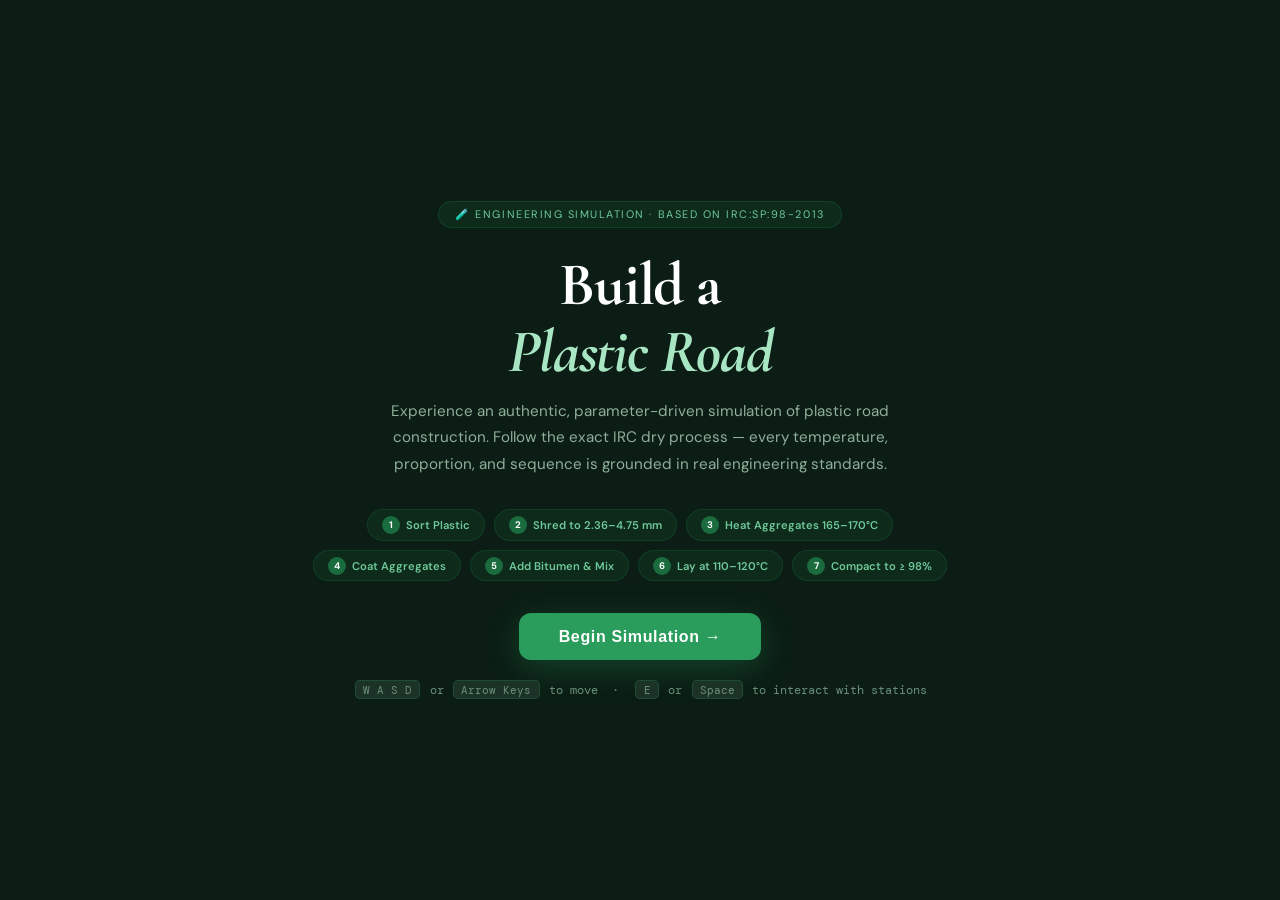
<file: game.html>
<!DOCTYPE html>
<html lang="en">
<head>
<meta charset="UTF-8"/>
<meta name="viewport" content="width=device-width, initial-scale=1.0, maximum-scale=1.0"/>
<title>PlasticRoads — Engineering Simulation</title>
<link rel="preconnect" href="https://fonts.googleapis.com"/>
<link href="https://fonts.googleapis.com/css2?family=DM+Mono:wght@400;500&family=DM+Sans:wght@300;400;500;600;700&family=Cormorant+Garamond:ital,wght@0,600;0,700;1,600&display=swap" rel="stylesheet"/>
<style>
/* ═══════ RESET + ROOT ══════════════════════════════════════ */
*,*::before,*::after{box-sizing:border-box;margin:0;padding:0}
:root{
  --dark:#0B1D14; --dark2:#112018; --card:#16271E; --card2:#1C3226;
  --green:#2A9D5C; --greenlt:#3DB870; --greendk:#1A6B3E;
  --mint:#A8E6C3; --mintm:#6FC99A;
  --gold:#F4C542; --warn:#E07B39; --red:#D94040;
  --white:#FFFFFF; --muted:#6B8F7A; --mutedlt:#8FAF9A;
  --body:'DM Sans',sans-serif; --mono:'DM Mono',monospace;
  --display:'Cormorant Garamond',serif;
}
html,body{width:100%;height:100%;overflow:hidden;background:var(--dark);font-family:var(--body);color:var(--white);user-select:none;-webkit-user-select:none;}

/* ═══════ SCREENS ═══════════════════════════════════════════ */
.screen{position:fixed;inset:0;display:flex;align-items:center;justify-content:center;z-index:100;transition:opacity .45s ease,visibility .45s ease;}
.screen.hidden{opacity:0;visibility:hidden;pointer-events:none;}

/* ─── INTRO ─────────────────────────────────────────────── */
#intro{background:var(--dark);flex-direction:column;text-align:center;padding:2rem;}
.intro-badge{font-size:.68rem;letter-spacing:.14em;text-transform:uppercase;color:var(--mintm);background:rgba(42,157,92,.1);border:1px solid rgba(42,157,92,.2);padding:.35rem 1rem;border-radius:100px;margin-bottom:1.5rem;display:inline-block;}
.intro-title{font-family:var(--display);font-size:clamp(2rem,5vw,3.8rem);font-weight:700;line-height:1.1;letter-spacing:-.02em;margin-bottom:.75rem;}
.intro-title em{color:var(--mint);font-style:italic;}
.intro-sub{font-size:.95rem;color:var(--mutedlt);max-width:560px;line-height:1.75;margin:0 auto 2rem;}
.steps-preview{display:flex;gap:.6rem;flex-wrap:wrap;justify-content:center;margin-bottom:2rem;max-width:680px;}
.sp-chip{font-size:.7rem;font-weight:600;padding:.35rem .85rem;border-radius:100px;background:rgba(42,157,92,.1);border:1px solid rgba(42,157,92,.18);color:var(--mintm);display:flex;align-items:center;gap:.4rem;}
.sp-num{width:18px;height:18px;background:var(--greendk);border-radius:50%;display:flex;align-items:center;justify-content:center;font-size:.6rem;color:var(--white);font-weight:700;flex-shrink:0;}
.start-btn{font-size:1rem;font-weight:600;padding:.9rem 2.5rem;background:var(--green);color:var(--white);border:none;border-radius:12px;cursor:pointer;transition:all .3s ease;box-shadow:0 8px 32px rgba(42,157,92,.3);letter-spacing:.04em;}
.start-btn:hover{background:var(--greenlt);transform:translateY(-2px);box-shadow:0 14px 40px rgba(42,157,92,.4);}
.controls-hint{font-size:.72rem;color:var(--muted);margin-top:1.25rem;font-family:var(--mono);}
.key-badge{display:inline-block;background:var(--card2);border:1px solid rgba(42,157,92,.25);border-radius:5px;padding:.1rem .45rem;margin:0 .15rem;font-size:.68rem;}

/* ─── COMPLETE ───────────────────────────────────────────── */
#complete{background:rgba(11,29,20,.96);backdrop-filter:blur(20px);flex-direction:column;padding:2rem;}
.complete-title{font-family:var(--display);font-size:clamp(2rem,5vw,3.5rem);font-weight:700;margin-bottom:1rem;text-align:center;}
.complete-title em{color:var(--gold);}
.score-circle{width:130px;height:130px;border-radius:50%;border:3px solid var(--green);display:flex;flex-direction:column;align-items:center;justify-content:center;margin:0 auto 1.5rem;position:relative;box-shadow:0 0 40px rgba(42,157,92,.3);}
.score-num{font-family:var(--display);font-size:2.8rem;font-weight:700;color:var(--green);line-height:1;}
.score-label{font-size:.62rem;color:var(--muted);letter-spacing:.08em;text-transform:uppercase;}
.metrics-grid{display:grid;grid-template-columns:repeat(3,1fr);gap:.75rem;max-width:500px;margin:0 auto 1.5rem;}
.metric-card{background:var(--card);border:1px solid rgba(42,157,92,.15);border-radius:10px;padding:.9rem .75rem;text-align:center;}
.mc-val{font-family:var(--display);font-size:1.5rem;font-weight:700;color:var(--mint);}
.mc-lbl{font-size:.62rem;color:var(--muted);letter-spacing:.06em;text-transform:uppercase;margin-top:.2rem;}
.complete-desc{font-size:.85rem;color:var(--mutedlt);text-align:center;max-width:460px;line-height:1.7;margin:0 auto 1.5rem;}
.complete-actions{display:flex;gap:1rem;flex-wrap:wrap;justify-content:center;}
.btn-again{padding:.75rem 1.75rem;background:var(--green);color:var(--white);border:none;border-radius:10px;font-size:.88rem;font-weight:600;cursor:pointer;transition:all .3s;}
.btn-again:hover{background:var(--greenlt);}
.btn-back{padding:.75rem 1.75rem;background:transparent;color:var(--mintm);border:1px solid rgba(42,157,92,.3);border-radius:10px;font-size:.88rem;font-weight:600;cursor:pointer;transition:all .3s;text-decoration:none;display:inline-flex;align-items:center;}
.btn-back:hover{border-color:var(--mint);color:var(--mint);}

/* ═══════ GAME CONTAINER ════════════════════════════════════ */
#game-container{position:fixed;inset:0;display:flex;flex-direction:column;}

/* ─── TOP HUD ────────────────────────────────────────────── */
#top-hud{height:56px;background:rgba(11,29,20,.92);border-bottom:1px solid rgba(42,157,92,.15);backdrop-filter:blur(12px);display:flex;align-items:center;padding:0 1rem;gap:1rem;flex-shrink:0;z-index:50;}
.hud-brand{font-family:var(--display);font-size:1rem;font-weight:700;color:var(--white);flex-shrink:0;display:flex;align-items:center;gap:.4rem;}
.hud-dot{width:7px;height:7px;background:var(--green);border-radius:50%;box-shadow:0 0 8px var(--green);animation:pulse 2s infinite;}
@keyframes pulse{0%,100%{box-shadow:0 0 4px var(--green);}50%{box-shadow:0 0 16px var(--green),0 0 32px rgba(42,157,92,.3);}}
.step-track{display:flex;align-items:center;gap:.3rem;flex:1;overflow:hidden;}
.step-dot{width:28px;height:28px;border-radius:50%;border:2px solid rgba(42,157,92,.25);display:flex;align-items:center;justify-content:center;font-size:.7rem;transition:all .4s ease;flex-shrink:0;position:relative;}
.step-dot.done{background:var(--green);border-color:var(--green);color:var(--white);}
.step-dot.active{border-color:var(--gold);color:var(--gold);box-shadow:0 0 12px rgba(244,197,66,.3);animation:stepPulse 1.5s ease-in-out infinite;}
@keyframes stepPulse{0%,100%{box-shadow:0 0 8px rgba(244,197,66,.25);}50%{box-shadow:0 0 20px rgba(244,197,66,.5);}}
.step-dot.locked{color:var(--card2);}
.step-connector{flex:1;height:2px;background:rgba(42,157,92,.12);max-width:40px;transition:background .4s;}
.step-connector.done{background:var(--green);}
.hud-right{display:flex;align-items:center;gap:.75rem;flex-shrink:0;}
.hud-stat{text-align:right;}
.hud-stat-val{font-family:var(--mono);font-size:.8rem;font-weight:500;color:var(--mint);}
.hud-stat-lbl{font-size:.58rem;color:var(--muted);text-transform:uppercase;letter-spacing:.06em;}
.back-link{font-size:.72rem;color:var(--muted);text-decoration:none;border:1px solid rgba(42,157,92,.15);border-radius:6px;padding:.3rem .65rem;transition:all .25s;white-space:nowrap;}
.back-link:hover{color:var(--mint);border-color:rgba(42,157,92,.35);}

/* ─── OBJECTIVE BAR ─────────────────────────────────────── */
#obj-bar{background:rgba(26,108,62,.15);border-bottom:1px solid rgba(42,157,92,.1);padding:.55rem 1rem;display:flex;align-items:center;gap:.75rem;flex-shrink:0;}
.obj-icon{font-size:1rem;width:26px;text-align:center;flex-shrink:0;}
.obj-text{font-size:.8rem;font-weight:500;color:var(--mint);}
.obj-sub{font-size:.7rem;color:var(--muted);margin-left:.3rem;}
.obj-hint{font-size:.68rem;color:var(--greendk);font-family:var(--mono);margin-left:auto;padding:.25rem .65rem;background:rgba(42,157,92,.08);border-radius:6px;white-space:nowrap;}

/* ─── CANVAS WRAP ────────────────────────────────────────── */
#canvas-wrap{flex:1;position:relative;overflow:hidden;}
#gameCanvas{width:100%;height:100%;display:block;}

/* ─── STATION OVERLAY ────────────────────────────────────── */
#station-overlay{position:fixed;inset:0;z-index:200;display:flex;align-items:center;justify-content:center;background:rgba(7,18,12,.85);backdrop-filter:blur(16px);transition:opacity .35s,visibility .35s;padding:1rem;}
#station-overlay.hidden{opacity:0;visibility:hidden;pointer-events:none;}
.station-modal{background:var(--card);border:1px solid rgba(42,157,92,.2);border-radius:20px;padding:2rem;max-width:580px;width:100%;max-height:90vh;overflow-y:auto;box-shadow:0 30px 80px rgba(0,0,0,.5);}
.sm-header{display:flex;align-items:center;gap:.85rem;margin-bottom:1.5rem;padding-bottom:1.25rem;border-bottom:1px solid rgba(42,157,92,.12);}
.sm-icon{font-size:2rem;width:52px;height:52px;background:rgba(42,157,92,.1);border-radius:12px;display:flex;align-items:center;justify-content:center;flex-shrink:0;}
.sm-step-num{font-family:var(--mono);font-size:.65rem;color:var(--green);letter-spacing:.1em;text-transform:uppercase;margin-bottom:.2rem;}
.sm-title{font-family:var(--display);font-size:1.4rem;font-weight:700;color:var(--white);}
.sm-spec{font-size:.72rem;color:var(--muted);font-family:var(--mono);margin-top:.2rem;}
.sm-body{margin-bottom:1.5rem;}
.sm-desc{font-size:.85rem;color:var(--mutedlt);line-height:1.7;margin-bottom:1.25rem;}
.sm-desc strong{color:var(--white);}
.sm-action-btn{width:100%;padding:.85rem;background:var(--green);color:var(--white);border:none;border-radius:10px;font-size:.9rem;font-weight:600;cursor:pointer;transition:all .3s;letter-spacing:.04em;}
.sm-action-btn:hover:not(:disabled){background:var(--greenlt);transform:translateY(-1px);}
.sm-action-btn:disabled{opacity:.4;cursor:not-allowed;}

/* Plastic selector mini-game */
.plastic-grid{display:grid;grid-template-columns:1fr 1fr;gap:.75rem;margin-bottom:1.25rem;}
.plastic-card{padding:1rem;background:var(--card2);border:2px solid rgba(42,157,92,.1);border-radius:12px;cursor:pointer;transition:all .3s;text-align:center;}
.plastic-card:hover{border-color:rgba(42,157,92,.3);}
.plastic-card.selected{border-color:var(--green);background:rgba(42,157,92,.08);}
.plastic-card.selected-wrong{border-color:var(--red);background:rgba(217,64,64,.06);}
.pc-symbol{font-size:1.5rem;margin-bottom:.35rem;}
.pc-name{font-size:.88rem;font-weight:700;color:var(--white);}
.pc-desc{font-size:.7rem;color:var(--muted);line-height:1.4;margin-top:.2rem;}
.pc-badge{display:inline-block;font-size:.6rem;font-weight:700;padding:.15rem .5rem;border-radius:100px;margin-top:.4rem;letter-spacing:.06em;}
.pc-ok{background:rgba(42,157,92,.15);color:var(--mint);}
.pc-no{background:rgba(217,64,64,.12);color:#ff8a8a;}
.feedback-msg{font-size:.78rem;text-align:center;padding:.65rem 1rem;border-radius:8px;margin-bottom:.75rem;}
.feedback-ok{background:rgba(42,157,92,.1);color:var(--mint);border:1px solid rgba(42,157,92,.2);}
.feedback-err{background:rgba(217,64,64,.08);color:#ff9a9a;border:1px solid rgba(217,64,64,.2);}

/* Slider mini-game */
.slider-wrap{margin:1rem 0;}
.slider-label-row{display:flex;justify-content:space-between;margin-bottom:.5rem;}
.slider-lbl{font-size:.72rem;color:var(--muted);font-family:var(--mono);}
.slider-val{font-family:var(--mono);font-size:1.2rem;font-weight:500;color:var(--gold);text-align:center;margin-bottom:.75rem;}
.range-track{position:relative;height:48px;margin:.5rem 0;}
input[type=range]{width:100%;height:6px;-webkit-appearance:none;background:var(--card2);border-radius:3px;outline:none;cursor:pointer;position:relative;z-index:2;}
input[type=range]::-webkit-slider-thumb{-webkit-appearance:none;width:22px;height:22px;background:var(--gold);border-radius:50%;cursor:pointer;box-shadow:0 0 10px rgba(244,197,66,.4);}
.range-zone{position:absolute;bottom:0;height:6px;background:rgba(42,157,92,.3);border-radius:3px;pointer-events:none;}
.zone-label{position:absolute;top:-18px;font-size:.6rem;color:var(--green);font-family:var(--mono);white-space:nowrap;}
.slider-status{text-align:center;font-size:.78rem;padding:.4rem;border-radius:6px;margin-top:.5rem;}
.s-ok{color:var(--mint);}
.s-err{color:var(--warn-lt,#F59C60);}

/* Temperature mini-game */
.temp-display{text-align:center;margin:1rem 0;}
.temp-gauge-wrap{position:relative;width:160px;height:160px;margin:0 auto 1rem;}
.temp-svg{width:100%;height:100%;}
.temp-big{font-family:var(--display);font-size:2.4rem;font-weight:700;transition:color .3s;}
.temp-unit{font-size:.9rem;color:var(--muted);}
.temp-controls{display:flex;gap:.75rem;justify-content:center;margin:.75rem 0;}
.temp-btn{width:52px;height:52px;border-radius:50%;border:2px solid rgba(42,157,92,.3);background:var(--card2);color:var(--mint);font-size:1.4rem;font-weight:700;cursor:pointer;transition:all .25s;display:flex;align-items:center;justify-content:center;}
.temp-btn:hover{border-color:var(--green);background:rgba(42,157,92,.12);}
.temp-btn:active{transform:scale(.93);}
.hold-bar-wrap{background:var(--card2);border-radius:100px;height:8px;margin:.5rem 0;}
.hold-bar{height:100%;background:linear-gradient(to right,var(--green),var(--mint));border-radius:100px;transition:width .1s linear;}
.temp-hint{font-size:.72rem;color:var(--muted);text-align:center;font-family:var(--mono);}

/* Mixing mini-game */
.mix-steps{display:flex;flex-direction:column;gap:.65rem;margin:1rem 0;}
.mix-step{display:flex;align-items:center;gap:.75rem;padding:.85rem 1rem;background:var(--card2);border:1px solid rgba(42,157,92,.1);border-radius:10px;transition:all .3s;}
.mix-step.active-step{border-color:var(--gold);background:rgba(244,197,66,.04);}
.mix-step.done-step{border-color:var(--green);background:rgba(42,157,92,.06);}
.ms-num{width:28px;height:28px;border-radius:50%;border:2px solid rgba(42,157,92,.2);font-size:.75rem;font-weight:700;display:flex;align-items:center;justify-content:center;flex-shrink:0;color:var(--muted);}
.mix-step.active-step .ms-num{border-color:var(--gold);color:var(--gold);}
.mix-step.done-step .ms-num{border-color:var(--green);background:var(--green);color:var(--white);}
.ms-info h4{font-size:.85rem;font-weight:600;color:var(--white);}
.ms-info p{font-size:.72rem;color:var(--muted);margin-top:.1rem;font-family:var(--mono);}
.ms-btn{margin-left:auto;padding:.4rem .9rem;background:var(--green);color:var(--white);border:none;border-radius:7px;font-size:.75rem;font-weight:600;cursor:pointer;transition:all .25s;flex-shrink:0;}
.ms-btn:disabled{opacity:.35;cursor:not-allowed;}
.ms-btn:hover:not(:disabled){background:var(--greenlt);}
.mix-progress-row{display:flex;align-items:center;gap:.75rem;margin:.5rem 0;}
.mix-progress-bar{flex:1;height:6px;background:var(--card2);border-radius:3px;overflow:hidden;}
.mix-progress-fill{height:100%;background:var(--green);border-radius:3px;transition:width .2s ease;}
.mix-progress-pct{font-family:var(--mono);font-size:.72rem;color:var(--mintm);width:32px;text-align:right;}

/* Compaction mini-game */
.compact-display{text-align:center;margin:1rem 0;}
.compact-pct{font-family:var(--display);font-size:3rem;font-weight:700;color:var(--green);}
.compact-bar-wrap{height:14px;background:var(--card2);border-radius:100px;margin:1rem 0;overflow:hidden;}
.compact-fill{height:100%;border-radius:100px;transition:width .4s ease;}
.passes-row{display:flex;gap:.6rem;justify-content:center;margin:.75rem 0;}
.pass-indicator{width:34px;height:34px;border-radius:50%;border:2px solid rgba(42,157,92,.2);display:flex;align-items:center;justify-content:center;font-size:.7rem;color:var(--muted);transition:all .4s;}
.pass-indicator.done{background:var(--green);border-color:var(--green);color:var(--white);}
.pass-btn{width:100%;padding:.85rem;background:var(--greendk);color:var(--white);border:2px solid var(--green);border-radius:10px;font-size:.88rem;font-weight:600;cursor:pointer;transition:all .3s;letter-spacing:.04em;}
.pass-btn:hover:not(:disabled){background:var(--green);}
.pass-btn:active:not(:disabled){transform:scale(.97);}
.pass-btn:disabled{opacity:.4;cursor:not-allowed;}

/* Progress animation bar (reusable) */
.anim-progress-wrap{margin:1rem 0;}
.anim-label-row{display:flex;justify-content:space-between;margin-bottom:.4rem;}
.anim-lbl{font-size:.72rem;color:var(--muted);}
.anim-val{font-size:.72rem;color:var(--mintm);font-family:var(--mono);}
.anim-bar{height:8px;background:var(--card2);border-radius:100px;overflow:hidden;}
.anim-fill{height:100%;background:linear-gradient(to right,var(--green),var(--mint));border-radius:100px;width:0%;transition:width .08s linear;}

/* ═══════ MOBILE JOYSTICK ═══════════════════════════════════ */
#joystick-zone{position:fixed;bottom:24px;left:24px;z-index:150;display:none;}
.joystick-base{width:90px;height:90px;border-radius:50%;background:rgba(42,157,92,.1);border:2px solid rgba(42,157,92,.25);position:relative;touch-action:none;}
.joystick-thumb{width:36px;height:36px;border-radius:50%;background:rgba(42,157,92,.6);border:2px solid var(--green);position:absolute;top:50%;left:50%;transform:translate(-50%,-50%);box-shadow:0 0 16px rgba(42,157,92,.4);pointer-events:none;transition:transform .05s;}
#interact-btn{position:fixed;bottom:24px;right:24px;z-index:150;display:none;width:64px;height:64px;border-radius:50%;background:rgba(244,197,66,.15);border:2px solid var(--gold);color:var(--gold);font-size:.68rem;font-weight:700;font-family:var(--mono);letter-spacing:.05em;text-align:center;cursor:pointer;box-shadow:0 0 20px rgba(244,197,66,.2);display:none;align-items:center;justify-content:center;flex-direction:column;line-height:1.2;}
#interact-btn.visible{display:flex;}

/* ═══════ TOOLTIP ═══════════════════════════════════════════ */
#tooltip{position:fixed;bottom:12px;left:50%;transform:translateX(-50%);background:rgba(26,39,30,.92);border:1px solid rgba(42,157,92,.25);border-radius:8px;padding:.5rem 1.1rem;font-size:.75rem;color:var(--mint);font-family:var(--mono);pointer-events:none;transition:opacity .3s;opacity:0;z-index:100;white-space:nowrap;}
#tooltip.show{opacity:1;}

/* ═══════ RESPONSIVE ════════════════════════════════════════ */
@media(max-width:640px){
  #joystick-zone,#interact-btn{display:flex;}
  .step-connector{max-width:16px;}
  .step-dot{width:22px;height:22px;font-size:.6rem;}
  .hud-stat{display:none;}
  .station-modal{padding:1.25rem;}
  .metrics-grid{grid-template-columns:repeat(3,1fr);}
}
@media(max-width:420px){
  .intro-title{font-size:1.8rem;}
  .plastic-grid{grid-template-columns:1fr 1fr;}
}
</style>
</head>
<body>

<!-- ═══════════════════════ INTRO SCREEN ═══════════════════════ -->
<div class="screen" id="intro">
  <div style="max-width:700px;width:100%;">
    <div class="intro-badge">🧪 Engineering Simulation · Based on IRC:SP:98-2013</div>
    <h1 class="intro-title">Build a<br><em>Plastic Road</em></h1>
    <p class="intro-sub">Experience an authentic, parameter-driven simulation of plastic road construction. Follow the exact IRC dry process — every temperature, proportion, and sequence is grounded in real engineering standards.</p>
    <div class="steps-preview">
      <div class="sp-chip"><span class="sp-num">1</span>Sort Plastic</div>
      <div class="sp-chip"><span class="sp-num">2</span>Shred to 2.36–4.75 mm</div>
      <div class="sp-chip"><span class="sp-num">3</span>Heat Aggregates 165–170°C</div>
      <div class="sp-chip"><span class="sp-num">4</span>Coat Aggregates</div>
      <div class="sp-chip"><span class="sp-num">5</span>Add Bitumen &amp; Mix</div>
      <div class="sp-chip"><span class="sp-num">6</span>Lay at 110–120°C</div>
      <div class="sp-chip"><span class="sp-num">7</span>Compact to ≥ 98%</div>
    </div>
    <button class="start-btn" id="startBtn">Begin Simulation →</button>
    <p class="controls-hint">
      <span class="key-badge">W A S D</span> or <span class="key-badge">Arrow Keys</span> to move &nbsp;·&nbsp;
      <span class="key-badge">E</span> or <span class="key-badge">Space</span> to interact with stations
    </p>
  </div>
</div>

<!-- ═══════════════════════ GAME ═══════════════════════════════ -->
<div id="game-container" style="display:none;">

  <!-- Top HUD -->
  <div id="top-hud">
    <div class="hud-brand"><div class="hud-dot"></div>PlasticRoads Sim</div>
    <div class="step-track" id="stepTrack"><!-- built by JS --></div>
    <div class="hud-right">
      <div class="hud-stat">
        <div class="hud-stat-val" id="hudScore">100</div>
        <div class="hud-stat-lbl">Score</div>
      </div>
      <div class="hud-stat">
        <div class="hud-stat-val" id="hudRoad">0%</div>
        <div class="hud-stat-lbl">Road</div>
      </div>
      <a href="index.html" class="back-link">← Research Portal</a>
    </div>
  </div>

  <!-- Objective bar -->
  <div id="obj-bar">
    <div class="obj-icon" id="objIcon">♻️</div>
    <div>
      <span class="obj-text" id="objText">Head to the Plastic Collection Zone</span>
      <span class="obj-sub" id="objSub">— Press E or Space when near a glowing station</span>
    </div>
    <div class="obj-hint" id="objHint">Step 1 / 7</div>
  </div>

  <!-- Canvas -->
  <div id="canvas-wrap">
    <canvas id="gameCanvas"></canvas>
  </div>
</div>

<!-- ═══════════════════════ STATION OVERLAY ═══════════════════ -->
<div id="station-overlay" class="hidden">
  <div class="station-modal" id="stationModal">
    <!-- Filled by JS -->
  </div>
</div>

<!-- ═══════════════════════ COMPLETE SCREEN ════════════════════ -->
<div class="screen hidden" id="complete">
  <div style="text-align:center;max-width:520px;width:100%;">
    <div style="font-size:3rem;margin-bottom:1rem;">🛣️</div>
    <h2 class="complete-title">Road Section<br><em>Complete!</em></h2>
    <div class="score-circle">
      <span class="score-num" id="finalScore">—</span>
      <span class="score-label">Score</span>
    </div>
    <div class="metrics-grid" id="metricsGrid"><!-- filled by JS --></div>
    <p class="complete-desc" id="completeDesc"></p>
    <div class="complete-actions">
      <button class="btn-again" id="playAgainBtn">▶ Play Again</button>
      <a href="index.html" class="btn-back">← Research Portal</a>
    </div>
  </div>
</div>

<!-- ═══════════════════════ MOBILE CONTROLS ════════════════════ -->
<div id="joystick-zone">
  <div class="joystick-base" id="joystickBase">
    <div class="joystick-thumb" id="joystickThumb"></div>
  </div>
</div>
<div id="interact-btn">E<br>USE</div>

<!-- Tooltip -->
<div id="tooltip">Walk near a glowing station and press E</div>

<script>
/* ════════════════════════════════════════════════════════════
   PLASTIC ROADS — ENGINEERING SIMULATION
   Full canvas game + HTML mini-game overlays
   ════════════════════════════════════════════════════════════ */

/* ─── CONSTANTS ─────────────────────────────────────────── */
const C = {
  dark:'#0B1D14', dark2:'#112018', card:'#16271E', card2:'#1C3226',
  green:'#2A9D5C', greenlt:'#3DB870', greendk:'#1A6B3E',
  mint:'#A8E6C3', mintm:'#6FC99A', gold:'#F4C542',
  warn:'#E07B39', red:'#D94040', white:'#FFFFFF',
  muted:'#6B8F7A', mutedlt:'#8FAF9A'
};

/* ─── STEP DEFINITIONS ─────────────────────────────────── */
const STEPS = [
  { id:'collect', icon:'♻️', label:'Sort Plastic', obj:'Head to the Plastic Collection Zone', sub:'Select LDPE and LLDPE — reject PVC and PET', spec:'IRC:SP:98-2013 §4.1' },
  { id:'shred',   icon:'⚙️', label:'Shred Plastic', obj:'Take plastic to the Shredder Unit', sub:'Set shred size to 2.36–4.75 mm per IRC spec', spec:'Shred size: 2.36–4.75 mm' },
  { id:'heat',    icon:'🔥', label:'Heat Aggregates', obj:'Go to the Drum Heater', sub:'Hold temperature at 165–170°C for 5 seconds', spec:'Agg. temp: 165–170°C' },
  { id:'coat',    icon:'🧪', label:'Coat Aggregates', obj:'Add plastic to the hot aggregates', sub:'Plastic coats each aggregate particle uniformly', spec:'Coating time: 30–50 sec' },
  { id:'bitumen', icon:'🪣', label:'Add Bitumen', obj:'Walk to the Bitumen Tank', sub:'Collect VG-30 bitumen at correct proportion', spec:'Bitumen: 5.5% by weight of aggregate' },
  { id:'pave',    icon:'🛣️', label:'Lay Road Mix', obj:'Activate the Paver Finisher', sub:'Lay the mix at 110–120°C along the road', spec:'Lay temp: 110–120°C' },
  { id:'compact', icon:'🛞', label:'Compact', obj:'Use the Vibratory Roller', sub:'Complete 3 passes to reach ≥98% Marshall density', spec:'Min compaction: ≥ 98%' },
];

/* ─── STATION POSITIONS (% of canvas) ─────────────────── */
// These get scaled to actual px in layout()
const STATION_DEFS = [
  { id:'collect', label:'Collection Zone', color:'#1A5C38', x:.12, y:.22, w:.17, h:.22 },
  { id:'shred',   label:'Shredder Unit',  color:'#1A4A5C', x:.35, y:.22, w:.17, h:.22 },
  { id:'heat',    label:'Drum Heater',    color:'#5C3A1A', x:.58, y:.22, w:.17, h:.22 },
  { id:'bitumen', label:'Bitumen Tank',   color:'#2E2E5C', x:.12, y:.65, w:.17, h:.22 },
  { id:'pave',    label:'Paver Finisher', color:'#1A5C38', x:.35, y:.65, w:.17, h:.22 },
  { id:'compact', label:'Vibratory Roller',color:'#3A5C1A',x:.58, y:.65, w:.17, h:.22 },
];

/* ─── GAME STATE ────────────────────────────────────────── */
let gs = {};
function initState() {
  gs = {
    step: 0,
    score: 100,
    stepsComplete: [],
    roadProgress: 0,
    player: { x: 0, y: 0, vx: 0, vy: 0, dir: 0, speed: 220 },
    stations: [],
    nearStation: null,
    particles: [],
    roadParticles: [],
    paused: false,
    metrics: { plasticType:'—', shredSize:'—', maxTemp:'—', mixQuality:'—', layTemp:'—', compaction:'—' },
    errors: 0,
  };
}

/* ─── CANVAS SETUP ──────────────────────────────────────── */
const canvas = document.getElementById('gameCanvas');
const ctx = canvas.getContext('2d');
let W = 0, H = 0;
let stations = []; // actual px positions

function layout() {
  const wrap = document.getElementById('canvas-wrap');
  W = canvas.width  = wrap.clientWidth;
  H = canvas.height = wrap.clientHeight;
  stations = STATION_DEFS.map(d => ({
    ...d,
    px: d.x * W, py: d.y * H,
    pw: d.w * W, ph: d.h * H,
  }));
  // Road strip — center of canvas
  gs.road = {
    x: stations[0].px,
    y: H * 0.47,
    w: W * 0.85,
    h: H * 0.12,
  };
  // Player start
  if (gs.player.x === 0 && gs.player.y === 0) {
    gs.player.x = W * 0.5;
    gs.player.y = H * 0.47 + gs.road.h / 2;
  }
}

window.addEventListener('resize', () => { layout(); });

/* ─── INPUT ─────────────────────────────────────────────── */
const keys = {};
let joystick = { active: false, x: 0, y: 0, baseX: 0, baseY: 0 };

document.addEventListener('keydown', e => {
  keys[e.code] = true;
  if ((e.code === 'KeyE' || e.code === 'Space') && gs.nearStation) {
    e.preventDefault();
    openStation(gs.nearStation);
  }
});
document.addEventListener('keyup', e => { keys[e.code] = false; });

// Mobile joystick
const jBase  = document.getElementById('joystickBase');
const jThumb = document.getElementById('joystickThumb');
const intBtn = document.getElementById('interact-btn');
const R_BASE = 45, R_THUMB = 18;

jBase.addEventListener('touchstart', e => {
  e.preventDefault();
  const t = e.touches[0];
  const rect = jBase.getBoundingClientRect();
  joystick.active = true;
  joystick.baseX = rect.left + rect.width / 2;
  joystick.baseY = rect.top  + rect.height / 2;
}, { passive: false });

jBase.addEventListener('touchmove', e => {
  e.preventDefault();
  if (!joystick.active) return;
  const t = e.touches[0];
  const dx = t.clientX - joystick.baseX;
  const dy = t.clientY - joystick.baseY;
  const dist = Math.hypot(dx, dy);
  const clamp = Math.min(dist, R_BASE);
  const nx = (dx / dist) * clamp || 0;
  const ny = (dy / dist) * clamp || 0;
  joystick.x = nx / R_BASE;
  joystick.y = ny / R_BASE;
  jThumb.style.transform = `translate(calc(-50% + ${nx}px), calc(-50% + ${ny}px))`;
}, { passive: false });

['touchend','touchcancel'].forEach(ev => jBase.addEventListener(ev, () => {
  joystick.active = false;
  joystick.x = joystick.y = 0;
  jThumb.style.transform = 'translate(-50%, -50%)';
}));

intBtn.addEventListener('click', () => {
  if (gs.nearStation) openStation(gs.nearStation);
});

/* ─── PARTICLES ─────────────────────────────────────────── */
function spawnParticles(x, y, color, count = 8, spread = 30) {
  for (let i = 0; i < count; i++) {
    const angle = Math.random() * Math.PI * 2;
    const speed = Math.random() * spread + 10;
    gs.particles.push({
      x, y,
      vx: Math.cos(angle) * speed,
      vy: Math.sin(angle) * speed - 20,
      r: Math.random() * 3 + 1.5,
      color,
      alpha: 1,
      life: 1,
      decay: Math.random() * 0.025 + 0.018,
    });
  }
}

function updateParticles(dt) {
  gs.particles = gs.particles.filter(p => {
    p.x  += p.vx * dt;
    p.y  += p.vy * dt;
    p.vy += 40 * dt; // gravity
    p.life -= p.decay;
    p.alpha = p.life;
    return p.life > 0;
  });
}

function drawParticles() {
  gs.particles.forEach(p => {
    ctx.save();
    ctx.globalAlpha = p.alpha;
    ctx.fillStyle = p.color;
    ctx.beginPath();
    ctx.arc(p.x, p.y, p.r, 0, Math.PI * 2);
    ctx.fill();
    ctx.restore();
  });
}

/* ─── RENDERER ──────────────────────────────────────────── */
function draw() {
  ctx.clearRect(0, 0, W, H);

  // Background
  ctx.fillStyle = C.dark;
  ctx.fillRect(0, 0, W, H);

  // Grid
  ctx.strokeStyle = 'rgba(42,157,92,0.04)';
  ctx.lineWidth = 1;
  const grid = Math.min(W, H) / 10;
  for (let x = 0; x < W; x += grid) { ctx.beginPath(); ctx.moveTo(x, 0); ctx.lineTo(x, H); ctx.stroke(); }
  for (let y = 0; y < H; y += grid) { ctx.beginPath(); ctx.moveTo(0, y); ctx.lineTo(W, y); ctx.stroke(); }

  // Road area background
  drawRoad();

  // Stations
  stations.forEach(st => drawStation(st));

  // Particles
  drawParticles();

  // Player
  drawPlayer();

  // Proximity ring
  if (gs.nearStation) {
    const st = gs.nearStation;
    const cx = st.px + st.pw / 2, cy = st.py + st.ph / 2;
    const t = Date.now() / 1000;
    const pulse = Math.sin(t * 3) * 0.3 + 0.7;
    ctx.save();
    ctx.strokeStyle = C.gold;
    ctx.lineWidth = 1.5;
    ctx.globalAlpha = pulse * 0.7;
    ctx.setLineDash([5, 5]);
    ctx.beginPath();
    ctx.rect(st.px - 6, st.py - 6, st.pw + 12, st.ph + 12);
    ctx.stroke();
    ctx.setLineDash([]);
    ctx.restore();

    // "PRESS E" label
    ctx.save();
    ctx.fillStyle = C.gold;
    ctx.globalAlpha = pulse;
    ctx.font = `bold ${Math.round(H * 0.018)}px DM Mono, monospace`;
    ctx.textAlign = 'center';
    ctx.fillText('PRESS E', st.px + st.pw / 2, st.py - 12);
    ctx.restore();
  }
}

function drawRoad() {
  const r = gs.road;
  if (!r) return;

  // Road base (empty)
  ctx.fillStyle = 'rgba(22,39,30,0.5)';
  roundRect(ctx, r.x, r.y, r.w, r.h, 8);
  ctx.fill();

  // Dashed center line guide
  ctx.save();
  ctx.strokeStyle = 'rgba(42,157,92,0.08)';
  ctx.lineWidth = 1;
  ctx.setLineDash([12, 8]);
  ctx.beginPath();
  ctx.moveTo(r.x, r.y + r.h / 2);
  ctx.lineTo(r.x + r.w, r.y + r.h / 2);
  ctx.stroke();
  ctx.setLineDash([]);
  ctx.restore();

  // Built portion
  if (gs.roadProgress > 0) {
    const bw = r.w * (gs.roadProgress / 100);
    const grad = ctx.createLinearGradient(r.x, 0, r.x + bw, 0);
    grad.addColorStop(0,   '#1A3D2A');
    grad.addColorStop(0.7, '#1F4832');
    grad.addColorStop(1,   '#244F38');
    ctx.fillStyle = grad;
    roundRect(ctx, r.x, r.y, bw, r.h, 8);
    ctx.fill();

    // Lane markings
    ctx.save();
    ctx.strokeStyle = 'rgba(244,197,66,0.25)';
    ctx.lineWidth = 2;
    ctx.setLineDash([16, 14]);
    ctx.beginPath();
    ctx.moveTo(r.x + 8, r.y + r.h / 2);
    ctx.lineTo(r.x + bw - 8, r.y + r.h / 2);
    ctx.stroke();
    ctx.setLineDash([]);

    // Edge lines
    ctx.strokeStyle = 'rgba(168,230,195,0.18)';
    ctx.lineWidth = 1.5;
    ctx.setLineDash([]);
    [r.y + 4, r.y + r.h - 4].forEach(ly => {
      ctx.beginPath();
      ctx.moveTo(r.x, ly);
      ctx.lineTo(r.x + bw, ly);
      ctx.stroke();
    });
    ctx.restore();

    // Road progress label
    ctx.fillStyle = C.mintm;
    ctx.font = `500 ${Math.round(H * 0.016)}px DM Sans, sans-serif`;
    ctx.textAlign = 'left';
    ctx.fillText(`Road built: ${gs.roadProgress.toFixed(0)}%`, r.x + 8, r.y - 8);
  } else {
    ctx.fillStyle = 'rgba(107,143,122,0.25)';
    ctx.font = `${Math.round(H * 0.015)}px DM Sans, sans-serif`;
    ctx.textAlign = 'center';
    ctx.fillText('Road construction area — build from left to right', r.x + r.w / 2, r.y + r.h / 2 + 5);
  }
}

function drawStation(st) {
  const step = STATION_DEFS.findIndex(d => d.id === st.id);
  const stepIdx = STEPS.findIndex(s => {
    if (st.id === 'collect') return s.id === 'collect';
    if (st.id === 'shred')   return s.id === 'shred';
    if (st.id === 'heat')    return s.id === 'heat' || s.id === 'coat';
    if (st.id === 'bitumen') return s.id === 'bitumen';
    if (st.id === 'pave')    return s.id === 'pave';
    if (st.id === 'compact') return s.id === 'compact';
    return false;
  });

  const isDone    = gs.stepsComplete.includes(st.id) || (st.id === 'heat' && gs.stepsComplete.includes('coat'));
  const isActive  = gs.nearStation && gs.nearStation.id === st.id;
  const isUnlocked = isStationUnlocked(st.id);

  // Station box
  ctx.save();
  ctx.globalAlpha = isUnlocked ? 1 : 0.35;

  // Glow effect when active
  if (isActive && isUnlocked) {
    ctx.shadowColor = C.gold;
    ctx.shadowBlur  = 20;
  } else if (isDone) {
    ctx.shadowColor = C.green;
    ctx.shadowBlur  = 10;
  } else if (isUnlocked) {
    ctx.shadowColor = C.green;
    ctx.shadowBlur  = 6;
  }

  // Box fill
  const gradient = ctx.createLinearGradient(st.px, st.py, st.px, st.py + st.ph);
  gradient.addColorStop(0, isDone ? '#1A3D2A' : (isActive ? '#2A3D1A' : C.card));
  gradient.addColorStop(1, isDone ? '#122A1C' : (isActive ? '#1E2A12' : C.dark2));
  ctx.fillStyle = gradient;
  roundRect(ctx, st.px, st.py, st.pw, st.ph, 10);
  ctx.fill();

  // Border
  ctx.strokeStyle = isDone ? C.green : (isActive ? C.gold : 'rgba(42,157,92,0.2)');
  ctx.lineWidth   = isActive ? 2 : 1.5;
  ctx.shadowBlur  = 0;
  roundRect(ctx, st.px, st.py, st.pw, st.ph, 10);
  ctx.stroke();

  // Top accent bar
  ctx.fillStyle = isDone ? C.green : (isActive ? C.gold : C.greendk);
  roundRect(ctx, st.px, st.py, st.pw, 4, 10);
  ctx.fill();

  // Icon + label
  const stDef = STEPS.find(s => {
    if (st.id === 'collect') return s.id === 'collect';
    if (st.id === 'shred')   return s.id === 'shred';
    if (st.id === 'heat')    return s.id === 'heat';
    if (st.id === 'bitumen') return s.id === 'bitumen';
    if (st.id === 'pave')    return s.id === 'pave';
    if (st.id === 'compact') return s.id === 'compact';
  });
  const icon = isDone ? '✓' : (stDef ? stDef.icon : '?');
  ctx.font = isDone ? `bold ${Math.round(st.ph * 0.28)}px DM Sans` : `${Math.round(st.ph * 0.3)}px DM Sans`;
  ctx.fillStyle = isDone ? C.mint : C.white;
  ctx.textAlign = 'center';
  ctx.fillText(icon, st.px + st.pw / 2, st.py + st.ph * 0.45);

  // Station name
  ctx.font = `600 ${Math.max(10, Math.round(st.pw * 0.1))}px DM Sans, sans-serif`;
  ctx.fillStyle = isDone ? C.mintm : (isUnlocked ? C.white : C.muted);
  ctx.fillText(st.label, st.px + st.pw / 2, st.py + st.ph * 0.7);

  // Spec text
  if (stDef) {
    ctx.font = `${Math.max(8, Math.round(st.pw * 0.075))}px DM Mono, monospace`;
    ctx.fillStyle = isDone ? 'rgba(168,230,195,0.5)' : 'rgba(107,143,122,0.5)';
    ctx.fillText(stDef.spec, st.px + st.pw / 2, st.py + st.ph * 0.88);
  }

  ctx.restore();
}

function drawPlayer() {
  const p = gs.player;

  // Shadow
  ctx.save();
  ctx.fillStyle = 'rgba(0,0,0,0.3)';
  ctx.beginPath();
  ctx.ellipse(p.x, p.y + 14, 14, 5, 0, 0, Math.PI * 2);
  ctx.fill();

  // Glow ring
  const t = Date.now() / 1000;
  const glow = Math.sin(t * 2) * 0.15 + 0.85;
  ctx.shadowColor = C.green;
  ctx.shadowBlur  = 18 * glow;

  // Body
  ctx.fillStyle = C.white;
  ctx.beginPath();
  ctx.arc(p.x, p.y, 12, 0, Math.PI * 2);
  ctx.fill();

  // Inner green
  ctx.fillStyle = C.green;
  ctx.beginPath();
  ctx.arc(p.x, p.y, 7, 0, Math.PI * 2);
  ctx.fill();

  // Direction indicator
  ctx.shadowBlur = 0;
  ctx.fillStyle = C.white;
  const dirX = p.x + Math.cos(p.dir) * 9;
  const dirY = p.y + Math.sin(p.dir) * 9;
  ctx.beginPath();
  ctx.arc(dirX, dirY, 3, 0, Math.PI * 2);
  ctx.fill();

  ctx.restore();
}

/* ─── HELPER ────────────────────────────────────────────── */
function roundRect(ctx, x, y, w, h, r) {
  ctx.beginPath();
  ctx.moveTo(x + r, y);
  ctx.lineTo(x + w - r, y);
  ctx.quadraticCurveTo(x + w, y, x + w, y + r);
  ctx.lineTo(x + w, y + h - r);
  ctx.quadraticCurveTo(x + w, y + h, x + w - r, y + h);
  ctx.lineTo(x + r, y + h);
  ctx.quadraticCurveTo(x, y + h, x, y + h - r);
  ctx.lineTo(x, y + r);
  ctx.quadraticCurveTo(x, y, x + r, y);
  ctx.closePath();
}

function getStationOrderId(id) {
  const map = { collect:0, shred:1, heat:2, coat:2, bitumen:4, pave:5, compact:6 };
  return map[id] ?? 999;
}
function isStationUnlocked(id) {
  if (id === 'collect') return true;
  if (id === 'shred')   return gs.stepsComplete.includes('collect');
  if (id === 'heat')    return gs.stepsComplete.includes('shred');
  if (id === 'bitumen') return gs.stepsComplete.includes('coat');
  if (id === 'pave')    return gs.stepsComplete.includes('bitumen');
  if (id === 'compact') return gs.stepsComplete.includes('pave');
  return false;
}

/* ─── PROXIMITY DETECTION ───────────────────────────────── */
function checkNear() {
  const p = gs.player;
  const R = Math.min(W, H) * 0.12; // proximity radius
  let near = null;
  stations.forEach(st => {
    if (!isStationUnlocked(st.id)) return;
    const cx = st.px + st.pw / 2, cy = st.py + st.ph / 2;
    if (Math.hypot(p.x - cx, p.y - cy) < R + st.pw / 2) {
      near = st;
    }
  });
  gs.nearStation = near;

  // Mobile interact button
  const btn = document.getElementById('interact-btn');
  if (near) btn.classList.add('visible');
  else btn.classList.remove('visible');
}

/* ─── PLAYER MOVEMENT ───────────────────────────────────── */
function movePlayer(dt) {
  const p = gs.player;
  let dx = 0, dy = 0;

  if (keys['KeyW'] || keys['ArrowUp'])    dy -= 1;
  if (keys['KeyS'] || keys['ArrowDown'])  dy += 1;
  if (keys['KeyA'] || keys['ArrowLeft'])  dx -= 1;
  if (keys['KeyD'] || keys['ArrowRight']) dx += 1;

  if (joystick.active) {
    dx = joystick.x;
    dy = joystick.y;
  }

  // Normalize diagonal
  const len = Math.hypot(dx, dy);
  if (len > 0) { dx /= len; dy /= len; }

  const target_vx = dx * p.speed;
  const target_vy = dy * p.speed;
  const lerpF = 1 - Math.pow(0.01, dt * 8);
  p.vx += (target_vx - p.vx) * lerpF;
  p.vy += (target_vy - p.vy) * lerpF;

  p.x = Math.max(16, Math.min(W - 16, p.x + p.vx * dt));
  p.y = Math.max(60, Math.min(H - 16, p.y + p.vy * dt));

  if (Math.hypot(p.vx, p.vy) > 10) {
    p.dir = Math.atan2(p.vy, p.vx);
  }

  // Footstep particles
  if (len > 0.1 && Math.random() < 0.12) {
    spawnParticles(p.x, p.y + 14, 'rgba(42,157,92,0.25)', 2, 8);
  }
}

/* ─── HUD UPDATES ───────────────────────────────────────── */
function buildStepTrack() {
  const track = document.getElementById('stepTrack');
  track.innerHTML = '';
  STEPS.forEach((step, i) => {
    const dot = document.createElement('div');
    dot.className = 'step-dot';
    const isDone = gs.stepsComplete.includes(step.id) || (step.id === 'coat' && gs.stepsComplete.includes('coat'));
    const isActive = gs.step === i;
    if (isDone)   dot.classList.add('done');
    else if (isActive) dot.classList.add('active');
    else dot.classList.add('locked');
    dot.textContent = isDone ? '✓' : step.icon;
    dot.title = step.label;
    track.appendChild(dot);
    if (i < STEPS.length - 1) {
      const conn = document.createElement('div');
      conn.className = 'step-connector' + (isDone ? ' done' : '');
      track.appendChild(conn);
    }
  });
}

function updateHUD() {
  document.getElementById('hudScore').textContent = gs.score;
  document.getElementById('hudRoad').textContent  = gs.roadProgress.toFixed(0) + '%';

  const step = STEPS[gs.step];
  if (step) {
    document.getElementById('objIcon').textContent = step.icon;
    document.getElementById('objText').textContent = step.obj;
    document.getElementById('objSub').textContent  = '— ' + step.sub;
    document.getElementById('objHint').textContent = `Step ${gs.step + 1} / ${STEPS.length}`;
  }

  buildStepTrack();
}

/* ─── STATION MINI-GAMES ────────────────────────────────── */
function openStation(st) {
  if (gs.paused) return;
  const id = st.id;

  // Check if this station is relevant to current step
  const currentStep = STEPS[gs.step];
  const stationToStep = {
    collect: ['collect'],
    shred:   ['shred'],
    heat:    ['heat', 'coat'],
    bitumen: ['bitumen'],
    pave:    ['pave'],
    compact: ['compact'],
  };
  if (!stationToStep[id] || !stationToStep[id].includes(currentStep?.id)) {
    showTooltip(`⚠ Complete Step ${gs.step + 1} (${currentStep?.label}) first`);
    return;
  }

  gs.paused = true;
  const overlay = document.getElementById('station-overlay');
  const modal   = document.getElementById('stationModal');
  overlay.classList.remove('hidden');

  const stepInfo = currentStep;
  let html = `
    <div class="sm-header">
      <div class="sm-icon">${stepInfo.icon}</div>
      <div>
        <div class="sm-step-num">Step ${gs.step + 1} of ${STEPS.length} · ${stepInfo.spec}</div>
        <div class="sm-title">${stepInfo.label}</div>
        <div class="sm-spec">${id === 'heat' && gs.stepsComplete.includes('heat') ? 'Now coating aggregates with plastic' : stepInfo.sub}</div>
      </div>
    </div>
    <div class="sm-body">`;

  if (id === 'collect') html += renderCollect();
  else if (id === 'shred') html += renderShred();
  else if (id === 'heat' && !gs.stepsComplete.includes('heat')) html += renderHeat();
  else if (id === 'heat' && gs.stepsComplete.includes('heat')) html += renderCoat();
  else if (id === 'bitumen') html += renderBitumen();
  else if (id === 'pave') html += renderPave();
  else if (id === 'compact') html += renderCompact();

  html += '</div>';
  modal.innerHTML = html;
  attachMiniGameEvents(id);
}

function closeStation(stationId) {
  document.getElementById('station-overlay').classList.add('hidden');
  gs.paused = false;
  spawnParticles(gs.player.x, gs.player.y, C.mint, 16, 45);

  // Progress road
  const stepProgress = { collect:0, shred:8, heat:16, coat:28, bitumen:42, pave:75, compact:100 };
  const nextStep = STEPS[gs.step + 1];

  gs.stepsComplete.push(STEPS[gs.step].id);
  gs.step = Math.min(gs.step + 1, STEPS.length - 1);
  gs.roadProgress = stepProgress[stationId] ?? gs.roadProgress;

  updateHUD();

  if (gs.stepsComplete.length === STEPS.length || (stationId === 'compact')) {
    gs.roadProgress = 100;
    updateHUD();
    setTimeout(showComplete, 1200);
  }
}

/* ── COLLECT MINI-GAME ───────────────────────────────────── */
function renderCollect() {
  return `
    <p class="sm-desc"><strong>Select all suitable plastic types</strong> for road construction. Only LDPE and LLDPE are approved under IRC:SP:98-2013. PVC releases HCl gas when heated; PET has too high a melting point and causes mix defects.</p>
    <div class="plastic-grid" id="plasticGrid">
      <div class="plastic-card" data-type="LDPE" data-ok="1">
        <div class="pc-symbol">🛍</div>
        <div class="pc-name">LDPE</div>
        <div class="pc-desc">Carry bags, films, packaging. Melts at 105–115°C. Ideal for dry process.</div>
        <span class="pc-badge pc-ok">✓ Suitable</span>
      </div>
      <div class="plastic-card" data-type="LLDPE" data-ok="1">
        <div class="pc-symbol">📦</div>
        <div class="pc-name">LLDPE</div>
        <div class="pc-desc">Stretch films, flexible packaging. Similar melt range to LDPE.</div>
        <span class="pc-badge pc-ok">✓ Suitable</span>
      </div>
      <div class="plastic-card" data-type="PVC" data-ok="0">
        <div class="pc-symbol">🧪</div>
        <div class="pc-name">PVC</div>
        <div class="pc-desc">Pipes, window frames. Releases HCl gas above 100°C — toxic &amp; corrosive.</div>
        <span class="pc-badge pc-no">✗ Not Suitable</span>
      </div>
      <div class="plastic-card" data-type="PET" data-ok="0">
        <div class="pc-symbol">🍶</div>
        <div class="pc-name">PET</div>
        <div class="pc-desc">Water bottles. Melting point 260°C — won't coat aggregates at 170°C.</div>
        <span class="pc-badge pc-no">✗ Not Suitable</span>
      </div>
    </div>
    <div id="collectFeedback"></div>
    <button class="sm-action-btn" id="collectSubmit">Confirm Selection →</button>`;
}

/* ── SHRED MINI-GAME ────────────────────────────────────── */
function renderShred() {
  return `
    <p class="sm-desc">Set the shredder blade gap to produce plastic shreds of <strong>2.36–4.75 mm</strong>. This size range ensures complete melting at aggregate temperature while avoiding plastic clumping. Too large = incomplete melt; too small = dusting and loss.</p>
    <div class="slider-wrap">
      <div class="slider-val" id="shredVal">3.50 mm</div>
      <div class="range-track">
        <input type="range" id="shredSlider" min="0.5" max="8" step="0.05" value="3.5"/>
        <div class="range-zone" id="shredZone" style="left:23%;width:30%;"></div>
      </div>
      <div class="slider-label-row">
        <span class="slider-lbl">0.5 mm<br>(Too fine)</span>
        <span class="slider-lbl" style="color:var(--green)">2.36–4.75 mm<br>✓ IRC Target</span>
        <span class="slider-lbl">8 mm<br>(Too coarse)</span>
      </div>
    </div>
    <div class="slider-status" id="shredStatus"></div>
    <div class="anim-progress-wrap" id="shredProgress" style="display:none">
      <div class="anim-label-row"><span class="anim-lbl">Shredding…</span><span class="anim-val" id="shredPct">0%</span></div>
      <div class="anim-bar"><div class="anim-fill" id="shredFill"></div></div>
    </div>
    <button class="sm-action-btn" id="shredBtn" disabled>Set Size &amp; Shred →</button>`;
}

/* ── HEAT MINI-GAME ─────────────────────────────────────── */
let heatInterval = null;
function renderHeat() {
  return `
    <p class="sm-desc">Control the drum heater to bring aggregates to <strong>165–170°C</strong>. This is the exact window where LDPE melts and coats evenly. Hold the temperature stable for <strong>5 seconds</strong>. Above 180°C: plastic degrades and emits VOCs.</p>
    <div class="temp-display">
      <div class="temp-gauge-wrap">
        <svg class="temp-svg" viewBox="0 0 160 160" id="tempSvg">
          <circle cx="80" cy="80" r="70" fill="none" stroke="rgba(42,157,92,0.1)" stroke-width="8"/>
          <circle cx="80" cy="80" r="70" fill="none" stroke="rgba(42,157,92,0.08)" stroke-width="8"
            stroke-dasharray="440" stroke-dashoffset="0" stroke-linecap="round"/>
          <!-- Target zone arc (165-170°C out of 50-200°C range) -->
          <circle cx="80" cy="80" r="70" fill="none" stroke="rgba(42,157,92,0.35)" stroke-width="8"
            stroke-dasharray="22 418" stroke-dashoffset="-240" stroke-linecap="round"/>
          <circle cx="80" cy="80" r="70" fill="none" id="tempArc"
            stroke="#2A9D5C" stroke-width="8"
            stroke-dasharray="0 440" stroke-dashoffset="-110" stroke-linecap="round"/>
        </svg>
        <div style="position:absolute;inset:0;display:flex;flex-direction:column;align-items:center;justify-content:center;">
          <span class="temp-big" id="tempNum">120</span>
          <span class="temp-unit">°C</span>
        </div>
      </div>
      <div class="temp-controls">
        <button class="temp-btn" id="tempDown">−</button>
        <div style="text-align:center">
          <div style="font-size:.7rem;color:var(--muted);font-family:var(--mono);">Target</div>
          <div style="font-size:.9rem;font-weight:600;color:var(--green);">165–170°C</div>
        </div>
        <button class="temp-btn" id="tempUp">+</button>
      </div>
      <div style="max-width:240px;margin:0 auto;">
        <div class="anim-label-row"><span class="anim-lbl">Hold timer</span><span class="anim-val" id="holdPct">0%</span></div>
        <div class="hold-bar-wrap"><div class="hold-bar" id="holdBar" style="width:0%"></div></div>
        <div class="temp-hint" id="tempHint">Bring temperature into the green zone</div>
      </div>
    </div>
    <button class="sm-action-btn" id="heatBtn" disabled>Aggregates Ready →</button>`;
}

/* ── COAT MINI-GAME ─────────────────────────────────────── */
function renderCoat() {
  return `
    <p class="sm-desc">Add shredded plastic to the hot aggregates. At <strong>165–170°C</strong>, LDPE melts within 30–50 seconds and forms a uniform film over each aggregate particle. This polymer coating is the key to improved binding and water resistance.</p>
    <div class="anim-progress-wrap">
      <div class="anim-label-row"><span class="anim-lbl">Coating progress</span><span class="anim-val" id="coatPct">0%</span></div>
      <div class="anim-bar"><div class="anim-fill" id="coatFill"></div></div>
    </div>
    <div id="coatStatus" style="font-size:.78rem;color:var(--muted);text-align:center;margin:.5rem 0;font-family:var(--mono);">Ready to coat</div>
    <div style="display:grid;grid-template-columns:1fr 1fr;gap:.65rem;margin:.75rem 0;">
      <div style="background:var(--card2);border-radius:8px;padding:.75rem;text-align:center;">
        <div style="font-family:var(--mono);font-size:.85rem;color:var(--gold);">8–10%</div>
        <div style="font-size:.65rem;color:var(--muted);margin-top:.15rem;">Plastic / bitumen weight</div>
      </div>
      <div style="background:var(--card2);border-radius:8px;padding:.75rem;text-align:center;">
        <div style="font-family:var(--mono);font-size:.85rem;color:var(--mint);">30–50 sec</div>
        <div style="font-size:.65rem;color:var(--muted);margin-top:.15rem;">Coating duration</div>
      </div>
    </div>
    <button class="sm-action-btn" id="coatBtn">▶ Start Coating Process</button>`;
}

/* ── BITUMEN MINI-GAME ──────────────────────────────────── */
function renderBitumen() {
  return `
    <p class="sm-desc">Collect VG-30 bitumen at the correct proportion. IRC:SP:98-2013 specifies <strong>5.0–6.0% bitumen by weight of aggregate</strong>. The optimal value is determined by the Marshall mix design. Today's mix design calls for 5.5%.</p>
    <div style="display:grid;grid-template-columns:repeat(3,1fr);gap:.6rem;margin:1rem 0;">
      <div style="background:var(--card2);border-radius:8px;padding:.75rem;text-align:center;">
        <div style="font-size:.9rem;font-weight:700;color:var(--mint);font-family:var(--mono);">VG-30</div>
        <div style="font-size:.63rem;color:var(--muted);margin-top:.2rem;">Bitumen grade</div>
      </div>
      <div style="background:var(--card2);border-radius:8px;padding:.75rem;text-align:center;">
        <div style="font-size:.9rem;font-weight:700;color:var(--green);font-family:var(--mono);">5.5%</div>
        <div style="font-size:.63rem;color:var(--muted);margin-top:.2rem;">By wt. of aggregate</div>
      </div>
      <div style="background:var(--card2);border-radius:8px;padding:.75rem;text-align:center;">
        <div style="font-size:.9rem;font-weight:700;color:var(--gold);font-family:var(--mono);">160°C</div>
        <div style="font-size:.63rem;color:var(--muted);margin-top:.2rem;">Collection temp</div>
      </div>
    </div>
    <div class="anim-progress-wrap">
      <div class="anim-label-row"><span class="anim-lbl">Bitumen transfer</span><span class="anim-val" id="bitPct">0%</span></div>
      <div class="anim-bar"><div class="anim-fill" id="bitFill"></div></div>
    </div>
    <div style="font-size:.75rem;color:var(--muted);text-align:center;margin:.5rem 0;font-family:var(--mono);">IS 73:2013 · Penetration at 25°C: 45–79 (1/10mm) · Softening point: 47–55°C</div>
    <button class="sm-action-btn" id="bitBtn">Collect Bitumen →</button>`;
}

/* ── PAVE MINI-GAME ─────────────────────────────────────── */
function renderPave() {
  return `
    <p class="sm-desc">Lay the plastic-modified bituminous mix at <strong>110–120°C</strong> using the paver finisher. The mix must be laid before it drops below 100°C or compaction quality will be compromised. Ensure uniform thickness of <strong>40–50 mm</strong> per layer.</p>
    <div id="paveStatus" style="text-align:center;font-size:.78rem;color:var(--muted);margin:.75rem 0;font-family:var(--mono);">Ready to pave</div>
    <div style="display:grid;grid-template-columns:1fr 1fr;gap:.65rem;margin:.75rem 0;">
      <div style="background:var(--card2);border-radius:8px;padding:.75rem;text-align:center;">
        <div id="paveTemp" style="font-family:var(--mono);font-size:1.1rem;color:var(--gold);font-weight:600;">150°C</div>
        <div style="font-size:.63rem;color:var(--muted);margin-top:.15rem;">Mix temperature</div>
      </div>
      <div style="background:var(--card2);border-radius:8px;padding:.75rem;text-align:center;">
        <div style="font-family:var(--mono);font-size:1.1rem;color:var(--mint);font-weight:600;">40–50 mm</div>
        <div style="font-size:.63rem;color:var(--muted);margin-top:.15rem;">Layer thickness</div>
      </div>
    </div>
    <div class="anim-progress-wrap">
      <div class="anim-label-row"><span class="anim-lbl">Road laid</span><span class="anim-val" id="pavePct">0%</span></div>
      <div class="anim-bar"><div class="anim-fill" id="paveFill"></div></div>
    </div>
    <button class="sm-action-btn" id="paveBtn">▶ Start Paving →</button>`;
}

/* ── COMPACT MINI-GAME ──────────────────────────────────── */
function renderCompact() {
  return `
    <p class="sm-desc">Compact the road with 3 passes of the vibratory roller. Marshall density must reach <strong>≥ 98%</strong>. Compaction is done in two stages: vibratory roller (initial passes) then pneumatic-tyred roller (finishing). Temperature during compaction: <strong>110–120°C</strong>.</p>
    <div class="compact-display">
      <div class="compact-pct" id="compactPct">0%</div>
      <div style="font-size:.7rem;color:var(--muted);font-family:var(--mono);margin-bottom:.5rem;">Marshall Density</div>
      <div class="compact-bar-wrap">
        <div class="compact-fill" id="compactFill" style="width:0%;background:var(--green);"></div>
      </div>
    </div>
    <div class="passes-row" id="passesRow">
      <div class="pass-indicator">1</div>
      <div class="pass-indicator">2</div>
      <div class="pass-indicator">3</div>
    </div>
    <div style="font-size:.72rem;color:var(--muted);text-align:center;margin-bottom:.75rem;font-family:var(--mono);">Each pass adds ~33% compaction</div>
    <button class="pass-btn" id="passBtn">Execute Roller Pass →</button>`;
}

/* ─── ATTACH MINI-GAME EVENTS ───────────────────────────── */
function attachMiniGameEvents(id) {
  if (id === 'collect') attachCollect();
  else if (id === 'shred') attachShred();
  else if (id === 'heat' && !gs.stepsComplete.includes('heat')) attachHeat();
  else if (id === 'heat' && gs.stepsComplete.includes('heat')) attachCoat();
  else if (id === 'bitumen') attachBitumen();
  else if (id === 'pave') attachPave();
  else if (id === 'compact') attachCompact();
}

function attachCollect() {
  let selected = new Set();
  document.querySelectorAll('.plastic-card').forEach(card => {
    card.addEventListener('click', () => {
      const type = card.dataset.type;
      if (selected.has(type)) { selected.delete(type); card.classList.remove('selected','selected-wrong'); }
      else {
        selected.add(type);
        card.classList.add(card.dataset.ok === '1' ? 'selected' : 'selected-wrong');
      }
    });
  });
  document.getElementById('collectSubmit').addEventListener('click', () => {
    const correct = selected.has('LDPE') && selected.has('LLDPE') && !selected.has('PVC') && !selected.has('PET');
    const fb = document.getElementById('collectFeedback');
    if (correct) {
      fb.innerHTML = '<div class="feedback-msg feedback-ok">✓ Correct — LDPE and LLDPE selected. PVC and PET excluded. Proceeding to shredder.</div>';
      gs.metrics.plasticType = 'LDPE + LLDPE ✓';
      setTimeout(() => closeStation('collect'), 900);
    } else {
      gs.score = Math.max(0, gs.score - 10);
      gs.errors++;
      fb.innerHTML = '<div class="feedback-msg feedback-err">✗ Incorrect selection. Remember: only LDPE and LLDPE are IRC-approved. PVC releases toxic HCl gas; PET won\'t melt at process temperatures. −10 points.</div>';
      selected.forEach(t => {
        document.querySelector(`[data-type="${t}"]`)?.classList.remove('selected','selected-wrong');
      });
      selected.clear();
      updateHUD();
    }
  });
}

function attachShred() {
  const slider = document.getElementById('shredSlider');
  const valEl  = document.getElementById('shredVal');
  const status = document.getElementById('shredStatus');
  const btn    = document.getElementById('shredBtn');

  function updateShred() {
    const v = parseFloat(slider.value);
    valEl.textContent = v.toFixed(2) + ' mm';
    const ok = v >= 2.36 && v <= 4.75;
    status.textContent = ok ? '✓ Size within IRC:SP:98-2013 range (2.36–4.75 mm)' : (v < 2.36 ? '✗ Too fine — plastic will dust and disperse unevenly' : '✗ Too coarse — plastic won\'t melt completely at 170°C');
    status.className = 'slider-status ' + (ok ? 's-ok' : 's-err');
    btn.disabled = !ok;
  }

  slider.addEventListener('input', updateShred);
  updateShred();

  btn.addEventListener('click', () => {
    btn.disabled = true;
    gs.metrics.shredSize = parseFloat(slider.value).toFixed(2) + ' mm';
    const prog = document.getElementById('shredProgress');
    prog.style.display = 'block';
    let pct = 0;
    const iv = setInterval(() => {
      pct = Math.min(100, pct + 3.5);
      document.getElementById('shredFill').style.width = pct + '%';
      document.getElementById('shredPct').textContent  = Math.round(pct) + '%';
      if (pct >= 100) { clearInterval(iv); setTimeout(() => closeStation('shred'), 500); }
    }, 50);
  });
}

function attachHeat() {
  let temp = 120;
  let holdTime = 0;
  let holdTarget = 5;
  let inRange = false;

  const tempNum  = document.getElementById('tempNum');
  const tempArc  = document.getElementById('tempArc');
  const holdBar  = document.getElementById('holdBar');
  const holdPct  = document.getElementById('holdPct');
  const hint     = document.getElementById('tempHint');
  const btn      = document.getElementById('heatBtn');

  function updateTempUI() {
    tempNum.textContent = Math.round(temp);
    tempNum.style.color = temp > 180 ? 'var(--red)' : (temp >= 165 && temp <= 170 ? 'var(--green)' : 'var(--gold)');
    const range = 200 - 50;
    const pct   = (temp - 50) / range;
    const circ  = 2 * Math.PI * 70;
    const offset = circ * (1 - pct);
    if (tempArc) {
      tempArc.setAttribute('stroke-dasharray', (circ * pct).toFixed(1) + ' ' + circ.toFixed(1));
      tempArc.setAttribute('stroke', temp > 180 ? 'var(--red)' : (temp >= 165 && temp <= 170 ? 'var(--green)' : 'var(--warn)'));
    }
    inRange = temp >= 165 && temp <= 170;
    hint.textContent = temp > 180 ? '⚠ Too hot — plastic will degrade. Cool down now!'
      : inRange ? '✓ Hold steady — keep in range for 5 seconds'
      : temp < 165 ? `Increase heat — need ${(165 - temp).toFixed(0)}°C more`
      : `Cool slightly — reduce by ${(temp - 170).toFixed(0)}°C`;
  }

  let holdInterval = null;
  function startHoldTimer() {
    if (holdInterval) return;
    holdInterval = setInterval(() => {
      if (!inRange) { holdTime = Math.max(0, holdTime - 0.5); }
      else { holdTime += 0.1; }
      const pct = Math.min(100, (holdTime / holdTarget) * 100);
      holdBar.style.width = pct + '%';
      holdPct.textContent = Math.round(pct) + '%';
      if (holdTime >= holdTarget) {
        clearInterval(holdInterval);
        gs.metrics.maxTemp = Math.round(temp) + '°C ✓';
        btn.disabled = false;
        btn.textContent = 'Aggregates at Temperature ✓ →';
        hint.textContent = '✓ Aggregates heated correctly. Proceed to plastic coating.';
      }
    }, 100);
  }

  document.getElementById('tempUp').addEventListener('click', () => {
    temp = Math.min(200, temp + 3);
    if (temp > 180) { gs.score = Math.max(0, gs.score - 5); gs.errors++; updateHUD(); }
    updateTempUI();
    startHoldTimer();
  });
  document.getElementById('tempDown').addEventListener('click', () => {
    temp = Math.max(60, temp - 3);
    updateTempUI();
    startHoldTimer();
  });

  btn.addEventListener('click', () => {
    gs.stepsComplete.push('heat');
    // Now move to coat step
    gs.step = STEPS.findIndex(s => s.id === 'coat');
    updateHUD();
    document.getElementById('station-overlay').classList.add('hidden');
    gs.paused = false;
    // Re-open immediately with coat
    setTimeout(() => openStation(stations.find(s => s.id === 'heat')), 300);
  });

  updateTempUI();
}

function attachCoat() {
  let running = false;
  document.getElementById('coatBtn').addEventListener('click', function() {
    if (running) return;
    running = true;
    this.disabled = true;
    this.textContent = 'Coating in progress…';
    let pct = 0;
    const msgs = ['Plastic particles contacting hot aggregates…','LDPE melting at aggregate surface (108°C)…','Uniform polymer film forming…','Coating 100% — polymer network complete ✓'];
    const iv = setInterval(() => {
      pct = Math.min(100, pct + 2);
      document.getElementById('coatFill').style.width = pct + '%';
      document.getElementById('coatPct').textContent  = Math.round(pct) + '%';
      document.getElementById('coatStatus').textContent = msgs[Math.min(3, Math.floor(pct / 26))];
      gs.metrics.mixQuality = Math.round(pct) + '%';
      if (pct >= 100) {
        clearInterval(iv);
        setTimeout(() => closeStation('coat'), 500);
      }
    }, 50);
  });
}

function attachBitumen() {
  let started = false;
  document.getElementById('bitBtn').addEventListener('click', function() {
    if (started) return;
    started = true;
    this.disabled = true;
    this.textContent = 'Transferring bitumen…';
    let pct = 0;
    const iv = setInterval(() => {
      pct = Math.min(100, pct + 2.5);
      document.getElementById('bitFill').style.width = pct + '%';
      document.getElementById('bitPct').textContent  = Math.round(pct) + '%';
      if (pct >= 100) { clearInterval(iv); setTimeout(() => closeStation('bitumen'), 500); }
    }, 50);
  });
}

function attachPave() {
  let started = false;
  let paveTemp = 150;
  document.getElementById('paveBtn').addEventListener('click', function() {
    if (started) return;
    started = true;
    this.disabled = true;
    this.textContent = 'Paving in progress…';
    let pct = 0;
    gs.metrics.layTemp = '—';
    const iv = setInterval(() => {
      pct = Math.min(100, pct + 1.8);
      paveTemp = Math.max(112, paveTemp - 0.2);
      document.getElementById('paveFill').style.width = pct + '%';
      document.getElementById('pavePct').textContent  = Math.round(pct) + '%';
      document.getElementById('paveTemp').textContent  = paveTemp.toFixed(0) + '°C';
      document.getElementById('paveStatus').textContent = pct < 50 ? 'Paver moving forward…' : pct < 90 ? 'Maintaining uniform thickness…' : 'Finalising layer surface…';
      gs.metrics.layTemp = paveTemp.toFixed(0) + '°C';
      if (pct >= 100) { clearInterval(iv); setTimeout(() => closeStation('pave'), 500); }
    }, 60);
  });
}

let passCount = 0;
function attachCompact() {
  passCount = 0;
  const btn = document.getElementById('passBtn');
  btn.addEventListener('click', doPass);
}

function doPass() {
  if (passCount >= 3) return;
  const btn = document.getElementById('passBtn');
  btn.disabled = true;
  btn.textContent = 'Rolling…';
  passCount++;
  const pct = Math.min(99, passCount * 33);
  document.getElementById('compactPct').textContent = pct + '%';
  const fill = document.getElementById('compactFill');
  fill.style.width = pct + '%';
  fill.style.background = pct >= 98 ? 'var(--green)' : (pct >= 66 ? 'var(--gold)' : 'var(--warn)');
  // Passes indicators
  document.querySelectorAll('.pass-indicator').forEach((el, i) => {
    if (i < passCount) el.classList.add('done');
  });
  gs.metrics.compaction = pct + '%';
  setTimeout(() => {
    if (passCount < 3) {
      btn.disabled = false;
      btn.textContent = `Execute Roller Pass ${passCount + 1} →`;
    } else {
      document.getElementById('compactPct').textContent = '99%';
      fill.style.width = '99%';
      gs.metrics.compaction = '99% ✓';
      btn.textContent = '✓ Compaction Complete →';
      btn.addEventListener('click', () => closeStation('compact'), { once: true });
      btn.disabled = false;
    }
  }, 1200);
}

/* ─── SHOW COMPLETE ─────────────────────────────────────── */
function showComplete() {
  document.getElementById('game-container').style.display = 'none';
  const screen = document.getElementById('complete');
  screen.classList.remove('hidden');

  const finalScore = gs.score;
  document.getElementById('finalScore').textContent = finalScore;

  const grade = finalScore >= 90 ? 'Excellent — Professional Grade Road'
    : finalScore >= 75 ? 'Good — Meets IRC:SP:98-2013 Specification'
    : finalScore >= 60 ? 'Acceptable — Minor deviations from standard'
    : 'Below Standard — Significant process errors';

  document.getElementById('completeDesc').textContent =
    `Road section complete. ${grade}. All 7 process steps of the IRC dry process were executed. ` +
    (gs.errors > 0 ? `${gs.errors} parameter error(s) detected during the process, resulting in score deductions.` :
     'No errors — perfect process execution.');

  // Metrics
  const m = gs.metrics;
  const grid = document.getElementById('metricsGrid');
  const metrics = [
    { val: m.plasticType || '—', lbl: 'Plastic Type' },
    { val: m.shredSize   || '—', lbl: 'Shred Size' },
    { val: m.maxTemp     || '—', lbl: 'Heat Temp' },
    { val: m.mixQuality  || '—', lbl: 'Coating' },
    { val: m.layTemp     || '—', lbl: 'Lay Temp' },
    { val: m.compaction  || '—', lbl: 'Compaction' },
  ];
  grid.innerHTML = metrics.map(m => `<div class="metric-card"><div class="mc-val">${m.val}</div><div class="mc-lbl">${m.lbl}</div></div>`).join('');
}

/* ─── TOOLTIP ───────────────────────────────────────────── */
let tooltipTimer = null;
function showTooltip(msg) {
  const el = document.getElementById('tooltip');
  el.textContent = msg;
  el.classList.add('show');
  clearTimeout(tooltipTimer);
  tooltipTimer = setTimeout(() => el.classList.remove('show'), 2800);
}

/* ─── GAME LOOP ─────────────────────────────────────────── */
let lastTime = 0;
let particleTimer = 0;
function loop(ts) {
  requestAnimationFrame(loop);
  const dt = Math.min((ts - lastTime) / 1000, 0.05);
  lastTime = ts;
  if (!gs.paused) {
    movePlayer(dt);
    checkNear();
    updateParticles(dt);

    // Station-ambient particles
    particleTimer += dt;
    if (particleTimer > 0.4) {
      particleTimer = 0;
      const heaterSt = stations.find(s => s.id === 'heat');
      if (heaterSt) {
        spawnParticles(heaterSt.px + heaterSt.pw / 2, heaterSt.py,
          gs.stepsComplete.includes('heat') ? 'rgba(42,157,92,0.4)' : 'rgba(224,123,57,0.35)', 3, 20);
      }
    }
  }
  draw();
}

/* ─── START ─────────────────────────────────────────────── */
function startGame() {
  initState();
  document.getElementById('intro').classList.add('hidden');
  const gc = document.getElementById('game-container');
  gc.style.display = 'flex';
  layout();
  updateHUD();
  showTooltip('Walk to the Plastic Collection Zone (top-left) and press E');
  lastTime = performance.now();
  requestAnimationFrame(loop);
}

document.getElementById('startBtn').addEventListener('click', startGame);

document.getElementById('playAgainBtn').addEventListener('click', () => {
  document.getElementById('complete').classList.add('hidden');
  startGame();
});

/* ─── RESIZE ────────────────────────────────────────────── */
window.addEventListener('resize', layout);
</script>
</body>
</html>
</file>
